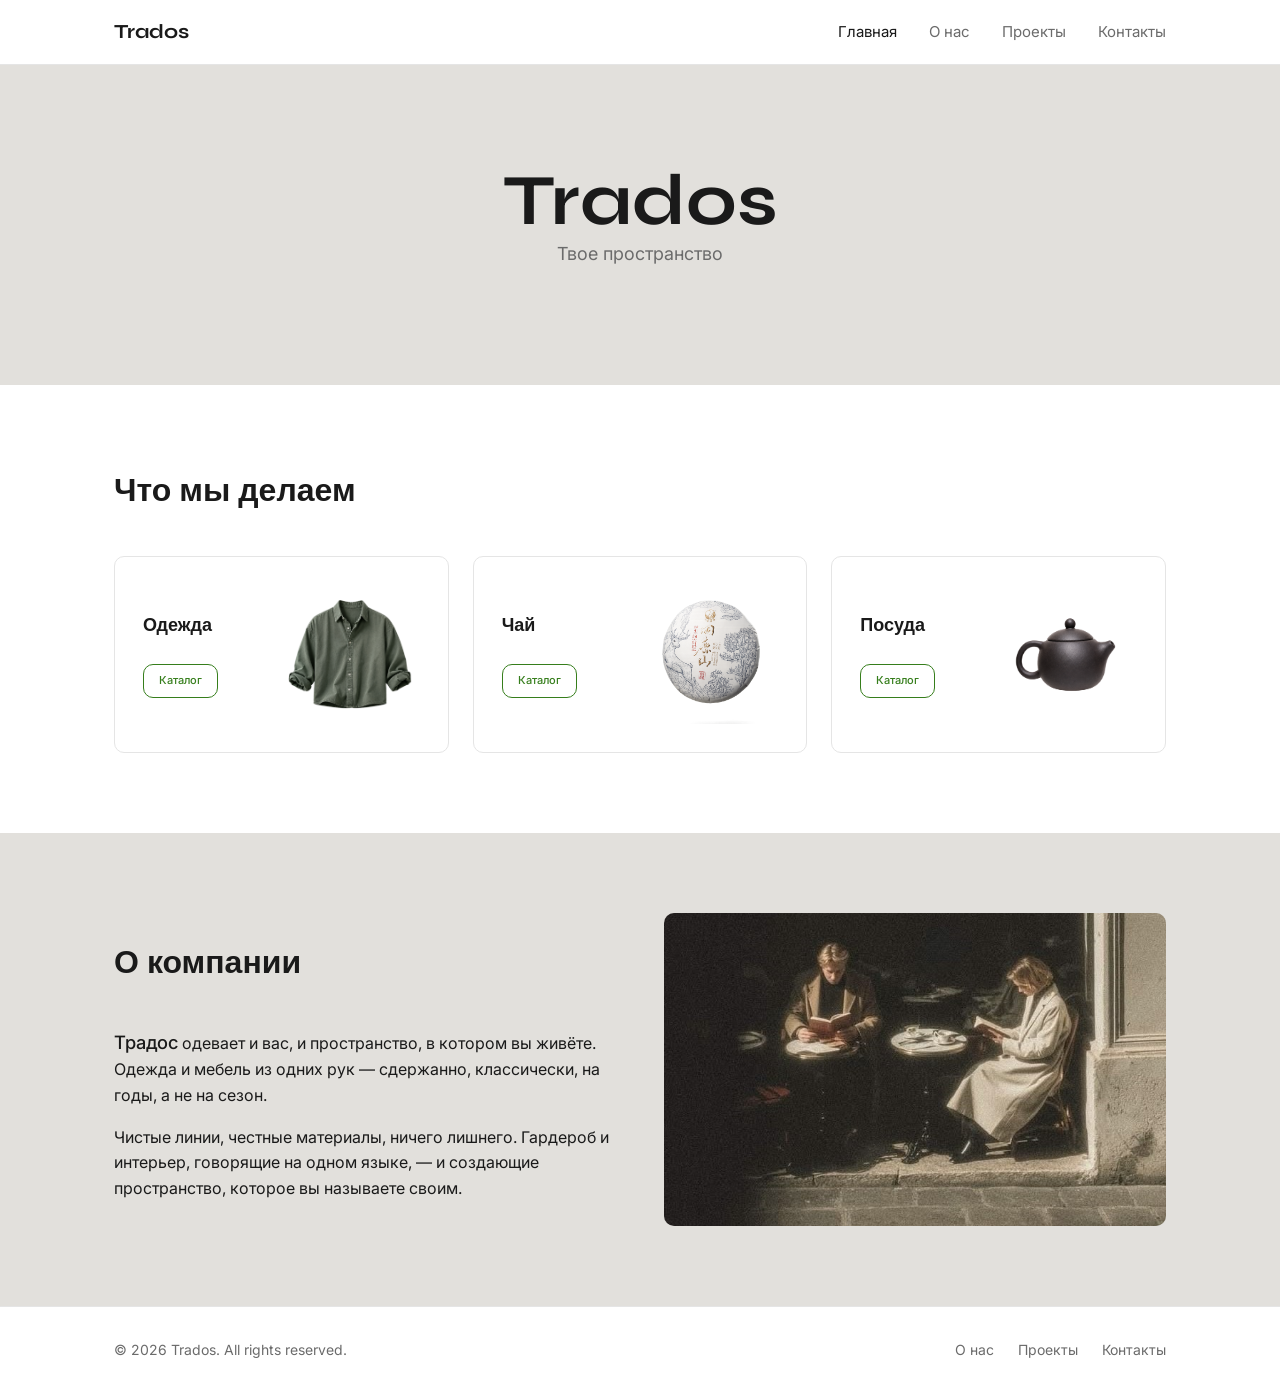
<file: index.html>
<!DOCTYPE html>
<html lang="ru">
<head>
  <meta charset="UTF-8">
  <meta name="viewport" content="width=device-width, initial-scale=1.0">
  <meta name="description" content="Trados — традос, одежда, чай, посуда">
  <title>Trados</title>

  <!-- Шрифты с Google Fonts -->
  <link rel="preconnect" href="https://fonts.googleapis.com">
  <link rel="preconnect" href="https://fonts.gstatic.com" crossorigin>
  <link href="https://fonts.googleapis.com/css2?family=Inter:wght@400;500;600&family=Syne:wght@700&display=swap" rel="stylesheet">

  <!-- Наш CSS файл -->
  <link rel="stylesheet" href="css/style.css">
</head>
<body>

  <!-- ========== ШАПКА ========== -->
  <header class="header">
    <div class="container">
      <a href="index.html" class="logo">Trados</a>
      <nav class="nav">
        <a href="index.html" class="nav__link nav__link--active">Главная</a>
        <a href="about.html" class="nav__link">О нас</a>
        <a href="projects.html" class="nav__link">Проекты</a>
        <a href="contact.html" class="nav__link">Контакты</a>
      </nav>
    </div>
  </header>

  <!-- ========== HERO — первый экран ========== -->
  <section class="hero">
    <div class="container">
      <h1 class="hero__title">Trados</h1>
      <p class="hero__subtitle">Твое пространство <!--Hot-tapping (fireless tapping) machines, 
         angular and ring/annular cutters.--> </p>
    </div>
  </section>

  <!-- ========== СЕКЦИЯ — О компании ========== -->


  <!-- ========== СЕКЦИЯ — Услуги / Преимущества ========== -->
  <section class="features">
    <div class="container">
      <h2 class="section-title">Что мы делаем</h2>
      <div class="features__grid">
        <div class="card">
          <div class="features_card_text">
            <h3 class="card__title">Одежда</h3>
            <p class="card__text"></p>
            <a href="wet.html" class="card__btn">Каталог</a>
          </div>
          <img src="images/wet01.png" alt="Fireless (cold) pipe-cutting machine (SM-307)">
        </div>
        <div class="card">
          <div class="features_card_text">
            <h3 class="card__title">Чай</h3>
            <p class="card__text"></p>
            <a href="Tea.html" class="card__btn">Каталог</a>
          </div>
          <img src="images/tea.png" alt="Услуга 2">
        </div>
        <div class="card">
          <div class="features_card_text">
            <h3 class="card__title">Посуда</h3>
            <p class="card__text"></p>
            <a href="furniture.html" class="card__btn">Каталог</a>
          </div>
          <img src="images/Yixing%20teapot.png" alt="Посуда">
        </div>
      </div>
    </div>
  </section>

  <section class="about">
    <div class="container">
      <div class="about__grid">
        <div class="about__text">
          <h2 class="section-title">О компании</h2>
          <p><span class="about__lead">Традос</span> одевает и вас, и пространство, в котором вы живёте. Одежда и мебель
             из одних рук — сдержанно, классически, на годы, а не на сезон.</p>
          <p>Чистые линии,
             честные материалы, ничего лишнего. Гардероб и интерьер, говорящие на одном
             языке, — и создающие пространство, которое вы называете своим.</p>
        </div>
        <div class="about__image">
          <img src="images/style02.jpg" alt="О компании BigTech">
        </div>
      </div>
    </div>
  </section>

  <!-- ========== ПОДВАЛ ========== -->
  <footer class="footer">
    <div class="container">
      <p>© 2026 Trados. All rights reserved.</p>
      <nav class="footer__nav">
        <a href="about.html">О нас</a>
        <a href="projects.html">Проекты</a>
        <a href="contact.html">Контакты</a>
      </nav>
    </div>
  </footer>

</body>
</html>
</file>
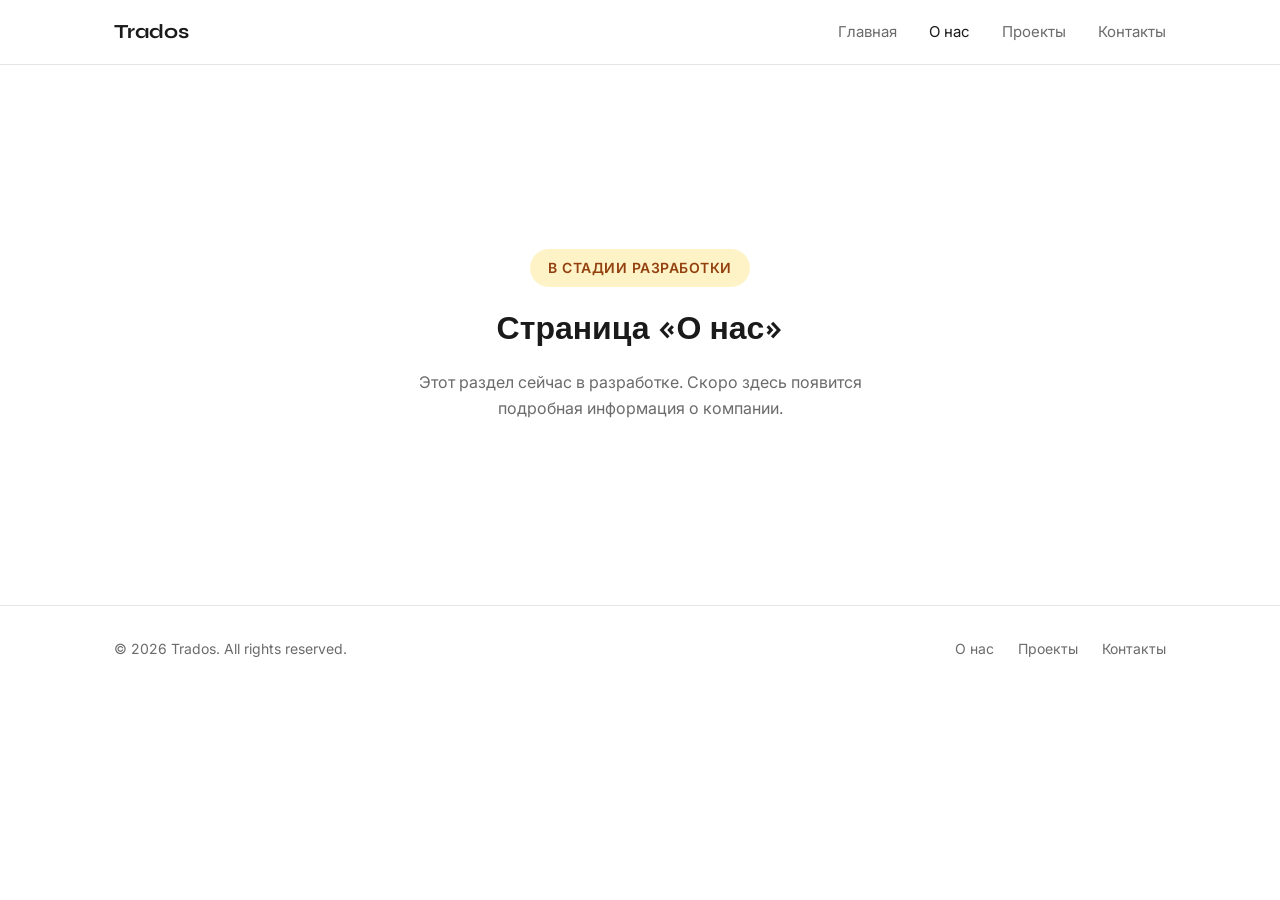
<file: about.html>
<!DOCTYPE html>
<html lang="ru">
<head>
  <meta charset="UTF-8">
  <meta name="viewport" content="width=device-width, initial-scale=1.0">
  <title>О нас — Trados</title>

  <!-- Шрифты с Google Fonts -->
  <link rel="preconnect" href="https://fonts.googleapis.com">
  <link rel="preconnect" href="https://fonts.gstatic.com" crossorigin>
  <link href="https://fonts.googleapis.com/css2?family=Inter:wght@400;500;600&family=Syne:wght@700&display=swap" rel="stylesheet">

  <!-- Наш CSS файл -->
  <link rel="stylesheet" href="css/style.css">
</head>
<body>

  <!-- ========== ШАПКА ========== -->
  <header class="header">
    <div class="container">
      <a href="index.html" class="logo">Trados</a>
      <nav class="nav">
        <a href="index.html" class="nav__link">Главная</a>
        <a href="about.html" class="nav__link nav__link--active">О нас</a>
        <a href="projects.html" class="nav__link">Проекты</a>
        <a href="contact.html" class="nav__link">Контакты</a>
      </nav>
    </div>
  </header>

  <!-- ========== ПЛАШКА «В РАЗРАБОТКЕ» ========== -->
  <main class="under-construction">
    <span class="under-construction__badge">В стадии разработки</span>
    <h1 class="under-construction__title">Страница «О нас»</h1>
    <p class="under-construction__text">
      Этот раздел сейчас в разработке. Скоро здесь появится подробная
      информация о компании.
    </p>
  </main>

  <!-- ========== ПОДВАЛ ========== -->
  <footer class="footer">
    <div class="container">
      <p>© 2026 Trados. All rights reserved.</p>
      <nav class="footer__nav">
        <a href="about.html">О нас</a>
        <a href="projects.html">Проекты</a>
        <a href="contact.html">Контакты</a>
      </nav>
    </div>
  </footer>

</body>
</html>
</file>
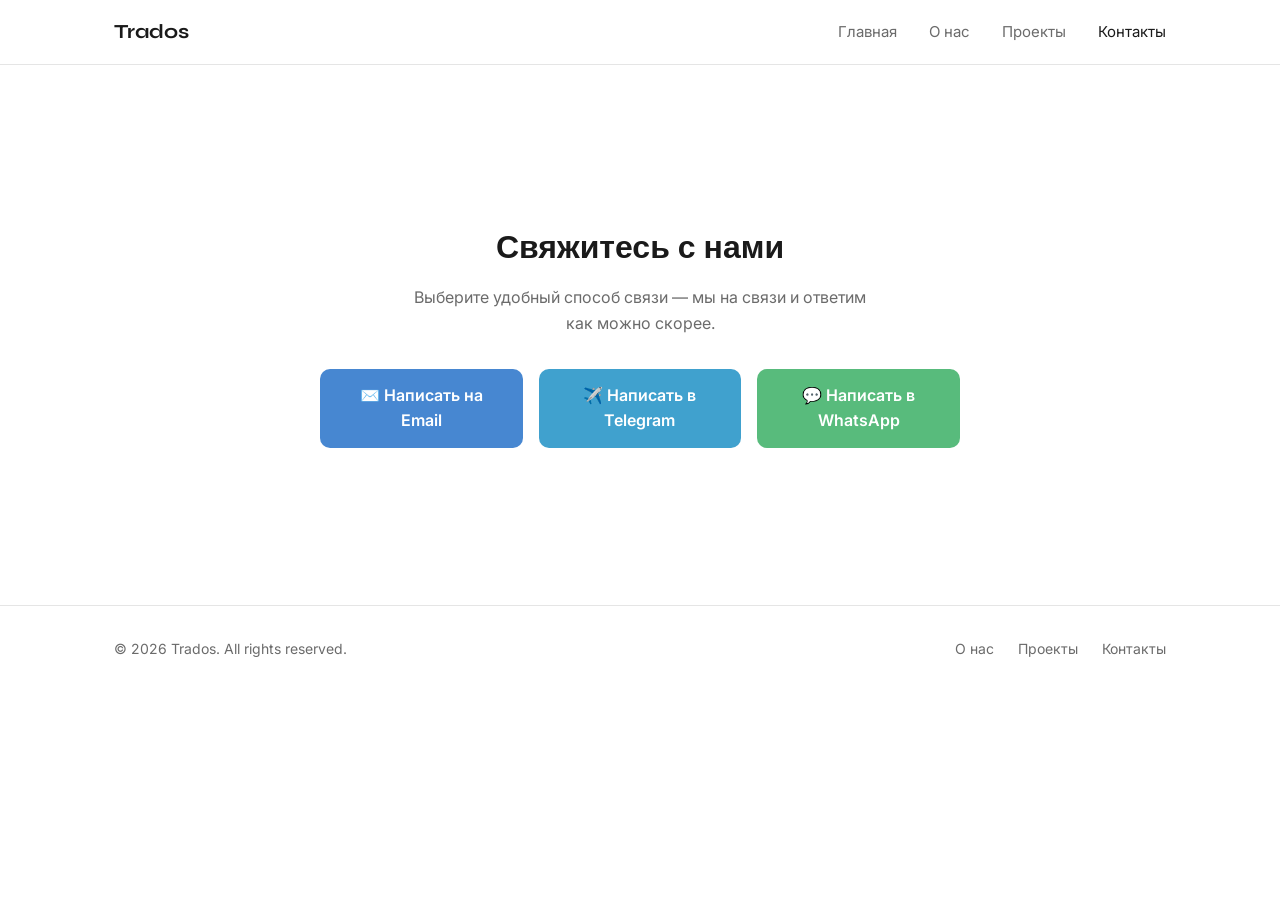
<file: contact.html>
<!DOCTYPE html>
<html lang="ru">
<head>
  <meta charset="UTF-8">
  <meta name="viewport" content="width=device-width, initial-scale=1.0">
  <title>Контакты — Trados</title>

  <!-- Шрифты с Google Fonts -->
  <link rel="preconnect" href="https://fonts.googleapis.com">
  <link rel="preconnect" href="https://fonts.gstatic.com" crossorigin>
  <link href="https://fonts.googleapis.com/css2?family=Inter:wght@400;500;600&family=Syne:wght@700&display=swap" rel="stylesheet">

  <!-- Наш CSS файл -->
  <link rel="stylesheet" href="css/style.css">
</head>
<body>

  <!-- ========== ШАПКА ========== -->
  <header class="header">
    <div class="container">
      <a href="index.html" class="logo">Trados</a>
      <nav class="nav">
        <a href="index.html" class="nav__link">Главная</a>
        <a href="about.html" class="nav__link">О нас</a>
        <a href="projects.html" class="nav__link">Проекты</a>
        <a href="contact.html" class="nav__link nav__link--active">Контакты</a>
      </nav>
    </div>
  </header>

  <!-- ========== КОНТАКТЫ ========== -->
  <main class="contact">
    <h1 class="contact__title">Свяжитесь с нами</h1>
    <p class="contact__text">Выберите удобный способ связи — мы на связи и ответим как можно скорее.</p>

    <!-- Сюда скрипт подставит выбранный товар (по умолчанию скрыто) -->
    <p class="contact__order" id="order-note" style="display: none;"></p>

    <div class="contact_grid">
      <!-- EMAIL (Gmail): замените адрес в to= на свой -->
      <a class="contact-btn contact-btn--email" id="btn-email"
        href="https://mail.google.com/mail/?view=cm&fs=1&to=614000@mail.ru&su=Обращение%20с%20сайта%20Trados&body=Здравствуйте!"
        target="_blank" rel="noopener">
        ✉️ Написать на Email
      </a>

      <!-- TELEGRAM: замените username на свой (без @) -->
      <a class="contact-btn contact-btn--telegram" id="btn-telegram"
        href="https://t.me/ooonrsp" target="_blank" rel="noopener">
        ✈️ Написать в Telegram
      </a>

      <!-- WHATSAPP: замените номер (только цифры, с кодом страны, без + и пробелов) -->
      <a class="contact-btn contact-btn--whatsapp" id="btn-whatsapp"
        href="https://wa.me/79028331795?text=Здравствуйте!%20Пишу%20с%20сайта%20Trados."
        target="_blank" rel="noopener">
        💬 Написать в WhatsApp
      </a>
    </div>
  </main>

  <!-- ========== ПОДВАЛ ========== -->
  <footer class="footer">
    <div class="container">
      <p>© 2026 Trados. All rights reserved.</p>
      <nav class="footer__nav">
        <a href="about.html">О нас</a>
        <a href="projects.html">Проекты</a>
        <a href="contact.html">Контакты</a>
      </nav>
    </div>
  </footer>

  <!-- Скрипт: подставляет выбранный товар в кнопки связи -->
  <script src="js/main.js"></script>
</body>
</html>
</file>
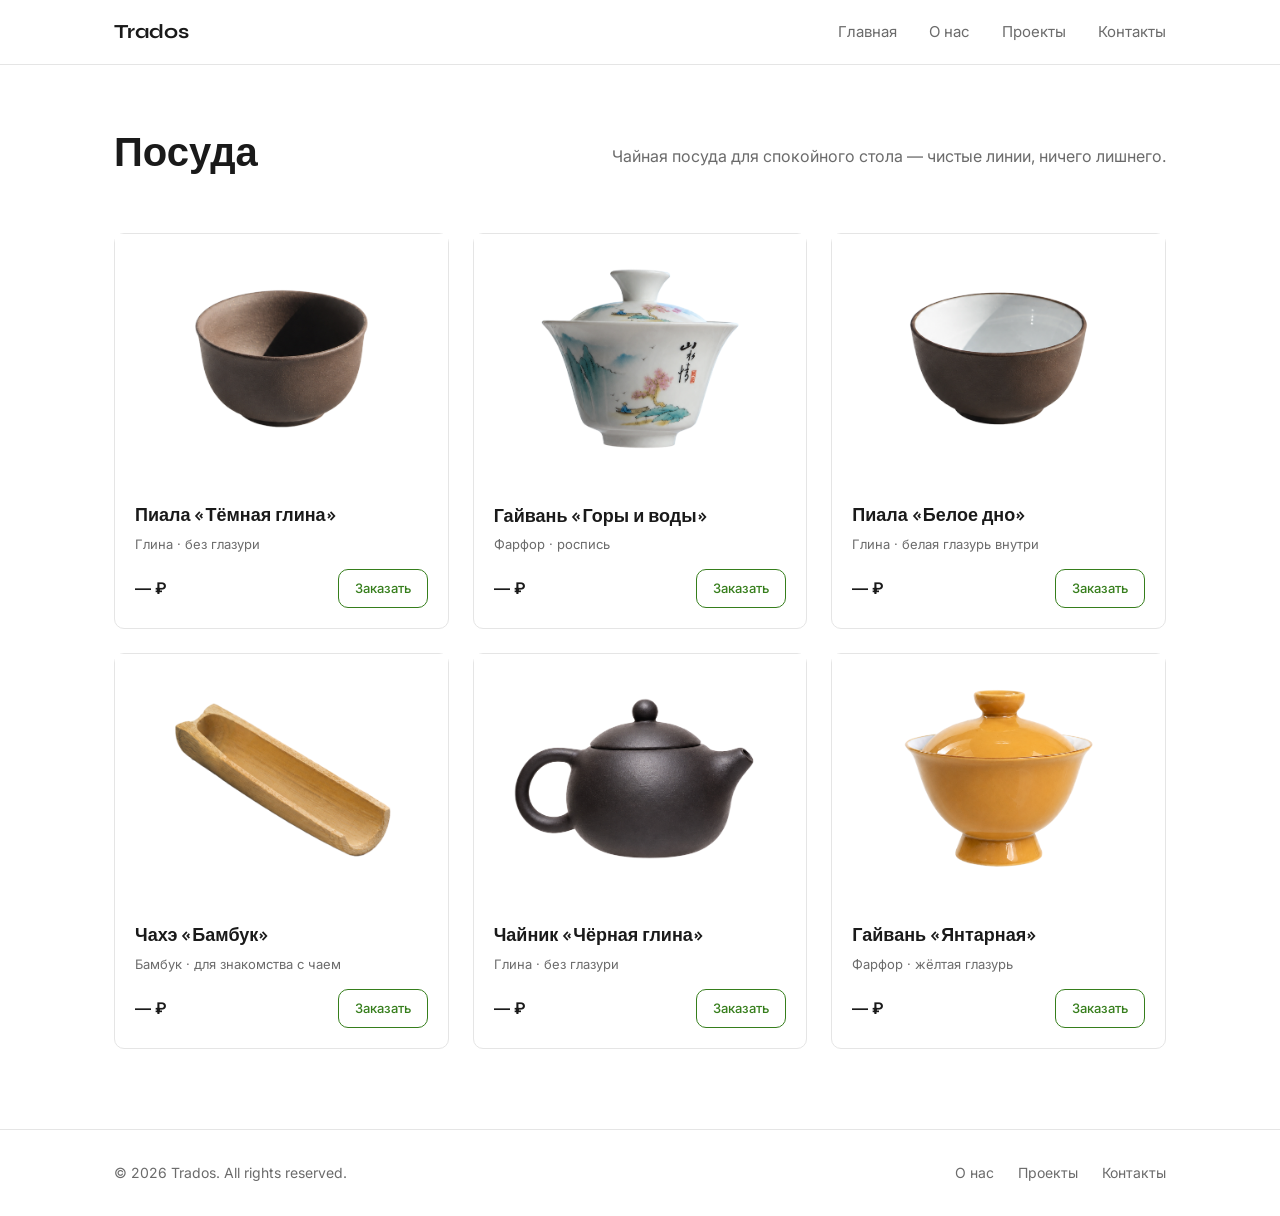
<file: furniture.html>
<!DOCTYPE html>
<html lang="ru">
<head>
  <meta charset="UTF-8">
  <meta name="viewport" content="width=device-width, initial-scale=1.0">
  <meta name="description" content="Каталог посуды Trados — сдержанно, классически, на годы">
  <title>Посуда — Trados</title>

  <!-- Шрифты с Google Fonts -->
  <link rel="preconnect" href="https://fonts.googleapis.com">
  <link rel="preconnect" href="https://fonts.gstatic.com" crossorigin>
  <link href="https://fonts.googleapis.com/css2?family=Inter:wght@400;500;600&family=Syne:wght@700&display=swap" rel="stylesheet">

  <!-- Наш CSS файл -->
  <link rel="stylesheet" href="css/style.css">
</head>
<body>

  <!-- ========== ШАПКА ========== -->
  <header class="header">
    <div class="container">
      <a href="index.html" class="logo">Trados</a>
      <nav class="nav">
        <a href="index.html" class="nav__link">Главная</a>
        <a href="about.html" class="nav__link">О нас</a>
        <a href="projects.html" class="nav__link">Проекты</a>
        <a href="contact.html" class="nav__link">Контакты</a>
      </nav>
    </div>
  </header>

  <!-- ========== КАТАЛОГ ПОСУДЫ ========== -->
  <section class="catalog">
    <div class="container">

      <div class="catalog__head">
        <h1 class="catalog__title">Посуда</h1>
        <p class="catalog__subtitle">Чайная посуда для спокойного стола — чистые линии, ничего лишнего.</p>
      </div>

      <div class="catalog__grid">

        <!-- Товар -->
        <article class="product">
          <div class="product__media">
            <img src="images/tea%20bowl%20dark%20clay.png" alt="Пиала из тёмной глины">
          </div>
          <div class="product__body">
            <h3 class="product__name">Пиала «Тёмная глина»</h3>
            <p class="product__tag">Глина · без глазури</p>
            <div class="product__footer">
              <span class="product__price">— ₽</span>
              <a href="contact.html" class="product__btn">Заказать</a>
            </div>
          </div>
        </article>

        <!-- Товар -->
        <article class="product">
          <div class="product__media">
            <img src="images/painted%20gaiwan.png" alt="Фарфоровая гайвань с росписью">
          </div>
          <div class="product__body">
            <h3 class="product__name">Гайвань «Горы и воды»</h3>
            <p class="product__tag">Фарфор ·  роспись</p>
            <div class="product__footer">
              <span class="product__price">— ₽</span>
              <a href="contact.html" class="product__btn">Заказать</a>
            </div>
          </div>
        </article>

        <!-- Товар -->
        <article class="product">
          <div class="product__media">
            <img src="images/clay%20Glazed%20bowl.png" alt="Пиала с белой глазурью внутри">
          </div>
          <div class="product__body">
            <h3 class="product__name">Пиала «Белое дно»</h3>
            <p class="product__tag">Глина · белая глазурь внутри</p>
            <div class="product__footer">
              <span class="product__price">— ₽</span>
              <a href="contact.html" class="product__btn">Заказать</a>
            </div>
          </div>
        </article>

        <!-- Товар -->
        <article class="product">
          <div class="product__media">
            <img src="images/bamboo%20cha%20he.png" alt="Бамбуковый чахэ для знакомства с чаем">
          </div>
          <div class="product__body">
            <h3 class="product__name">Чахэ «Бамбук»</h3>
            <p class="product__tag">Бамбук · для знакомства с чаем</p>
            <div class="product__footer">
              <span class="product__price">— ₽</span>
              <a href="contact.html" class="product__btn">Заказать</a>
            </div>
          </div>
        </article>

        <!-- Товар -->
        <article class="product">
          <div class="product__media">
            <img src="images/Yixing%20teapot.png" alt="Чайник из тёмной глины">
          </div>
          <div class="product__body">
            <h3 class="product__name">Чайник «Чёрная глина»</h3>
            <p class="product__tag">Глина · без глазури</p>
            <div class="product__footer">
              <span class="product__price">— ₽</span>
              <a href="contact.html" class="product__btn">Заказать</a>
            </div>
          </div>
        </article>

        <!-- Товар -->
        <article class="product">
          <div class="product__media">
            <img src="images/Orange%20gaiwan.png" alt="Гайвань с жёлтой глазурью">
          </div>
          <div class="product__body">
            <h3 class="product__name">Гайвань «Янтарная»</h3>
            <p class="product__tag">Фарфор · жёлтая глазурь</p>
            <div class="product__footer">
              <span class="product__price">— ₽</span>
              <a href="contact.html" class="product__btn">Заказать</a>
            </div>
          </div>
        </article>

        <!-- ШАБЛОН НОВОГО ТОВАРА — скопируй блок ниже, вставь картинку в папку images/
             и замени название/тег/цену.
        <article class="product">
          <div class="product__media">
            <img src="images/ФАЙЛ.png" alt="Название">
          </div>
          <div class="product__body">
            <h3 class="product__name">Название</h3>
            <p class="product__tag">Тип · материал</p>
            <div class="product__footer">
              <span class="product__price">0000 ₽</span>
              <a href="contact.html" class="product__btn">Заказать</a>
            </div>
          </div>
        </article>
        -->

      </div>
    </div>
  </section>

  <!-- ========== ПОДВАЛ ========== -->
  <footer class="footer">
    <div class="container">
      <p>© 2026 Trados. All rights reserved.</p>
      <nav class="footer__nav">
        <a href="about.html">О нас</a>
        <a href="projects.html">Проекты</a>
        <a href="contact.html">Контакты</a>
      </nav>
    </div>
  </footer>

  <!-- Скрипт: прошивает название товара в кнопку «Заказать» -->
  <script src="js/main.js"></script>
</body>
</html>
</file>
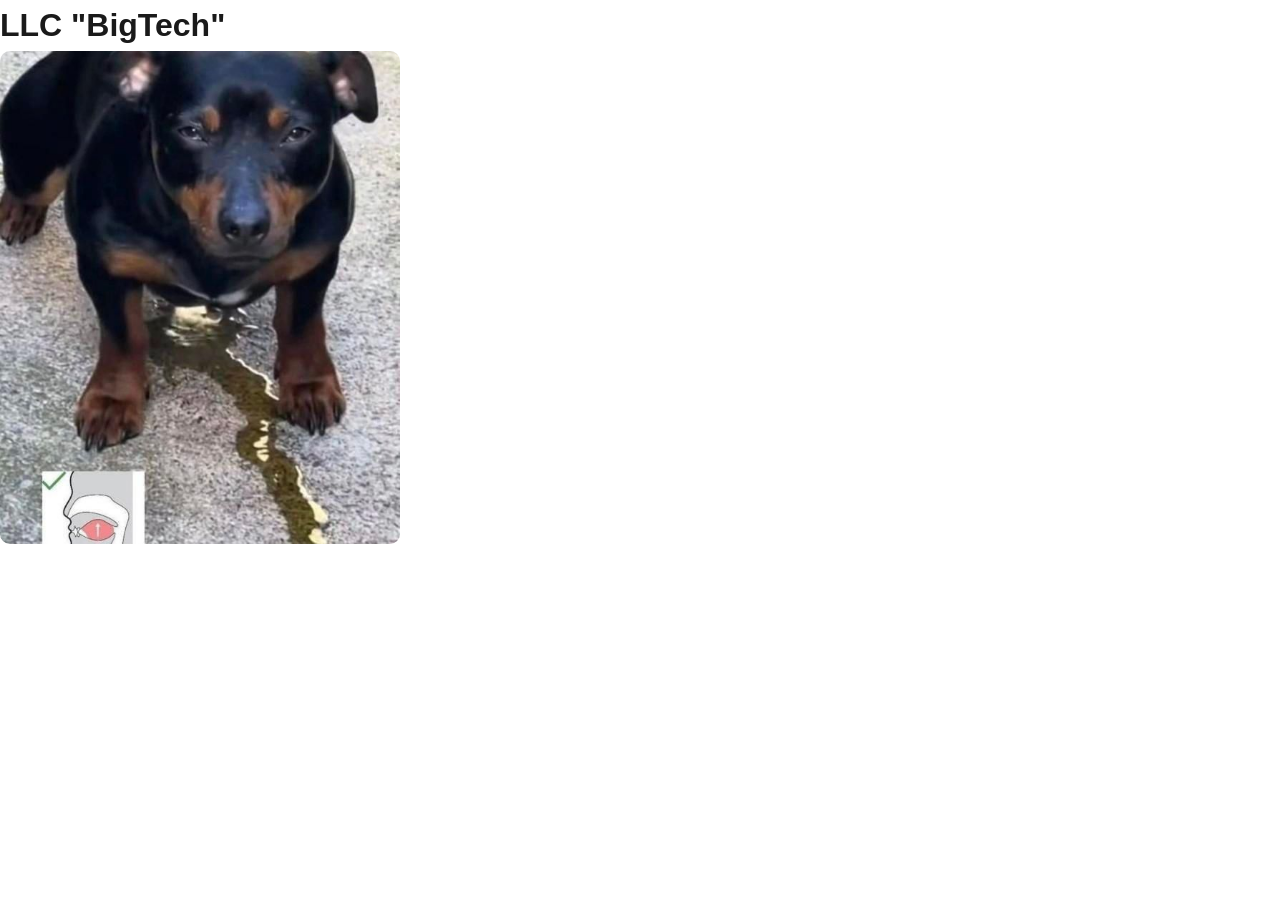
<file: index01.html>
<!DOCTYPE html>
<html lang="ru">
<head>
  <meta charset="UTF-8">
  <meta name="viewport" content="width=device-width, initial-scale=1.0">
  <title>Главная</title>
  <link rel="stylesheet" href="css/style.css">
</head>
<body>
  
  <h1>LLC "BigTech"</h1>
  <img src="images/photo.jpg" alt="Фото" width="400">

</body>
</html>
</file>
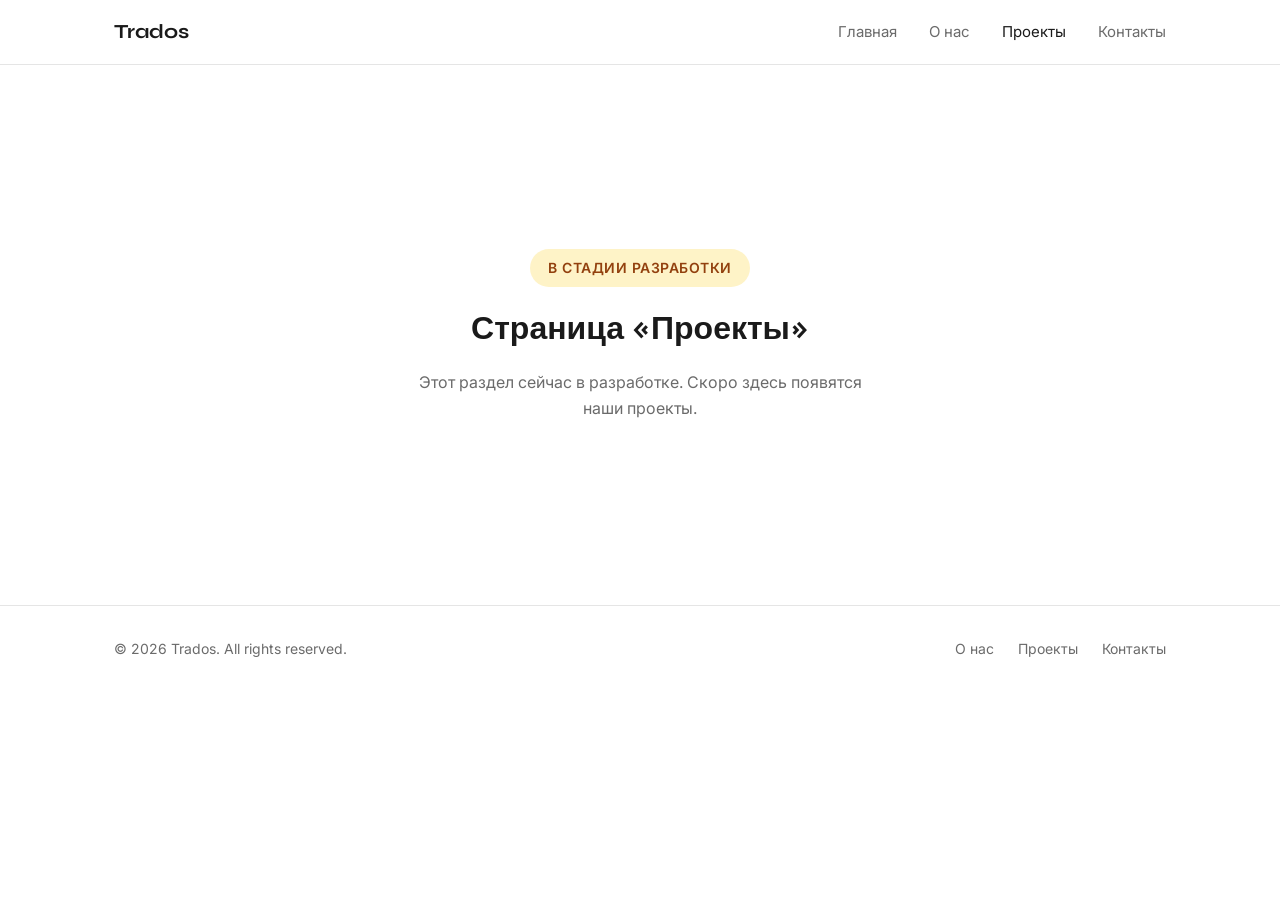
<file: projects.html>
<!DOCTYPE html>
<html lang="ru">
<head>
  <meta charset="UTF-8">
  <meta name="viewport" content="width=device-width, initial-scale=1.0">
  <title>Проекты — Trados</title>

  <!-- Шрифты с Google Fonts -->
  <link rel="preconnect" href="https://fonts.googleapis.com">
  <link rel="preconnect" href="https://fonts.gstatic.com" crossorigin>
  <link href="https://fonts.googleapis.com/css2?family=Inter:wght@400;500;600&family=Syne:wght@700&display=swap" rel="stylesheet">

  <!-- Наш CSS файл -->
  <link rel="stylesheet" href="css/style.css">
</head>
<body>

  <!-- ========== ШАПКА ========== -->
  <header class="header">
    <div class="container">
      <a href="index.html" class="logo">Trados</a>
      <nav class="nav">
        <a href="index.html" class="nav__link">Главная</a>
        <a href="about.html" class="nav__link">О нас</a>
        <a href="projects.html" class="nav__link nav__link--active">Проекты</a>
        <a href="contact.html" class="nav__link">Контакты</a>
      </nav>
    </div>
  </header>

  <!-- ========== ПЛАШКА «В РАЗРАБОТКЕ» ========== -->
  <main class="under-construction">
    <span class="under-construction__badge">В стадии разработки</span>
    <h1 class="under-construction__title">Страница «Проекты»</h1>
    <p class="under-construction__text">
      Этот раздел сейчас в разработке. Скоро здесь появятся 
      наши проекты. 
    </p>
  </main>

  <!-- ========== ПОДВАЛ ========== -->
  <footer class="footer">
    <div class="container">
      <p>© 2026 Trados. All rights reserved.</p>
      <nav class="footer__nav">
        <a href="about.html">О нас</a>
        <a href="projects.html">Проекты</a>
        <a href="contact.html">Контакты</a>
      </nav>
    </div>
  </footer>

</body>
</html>
</file>
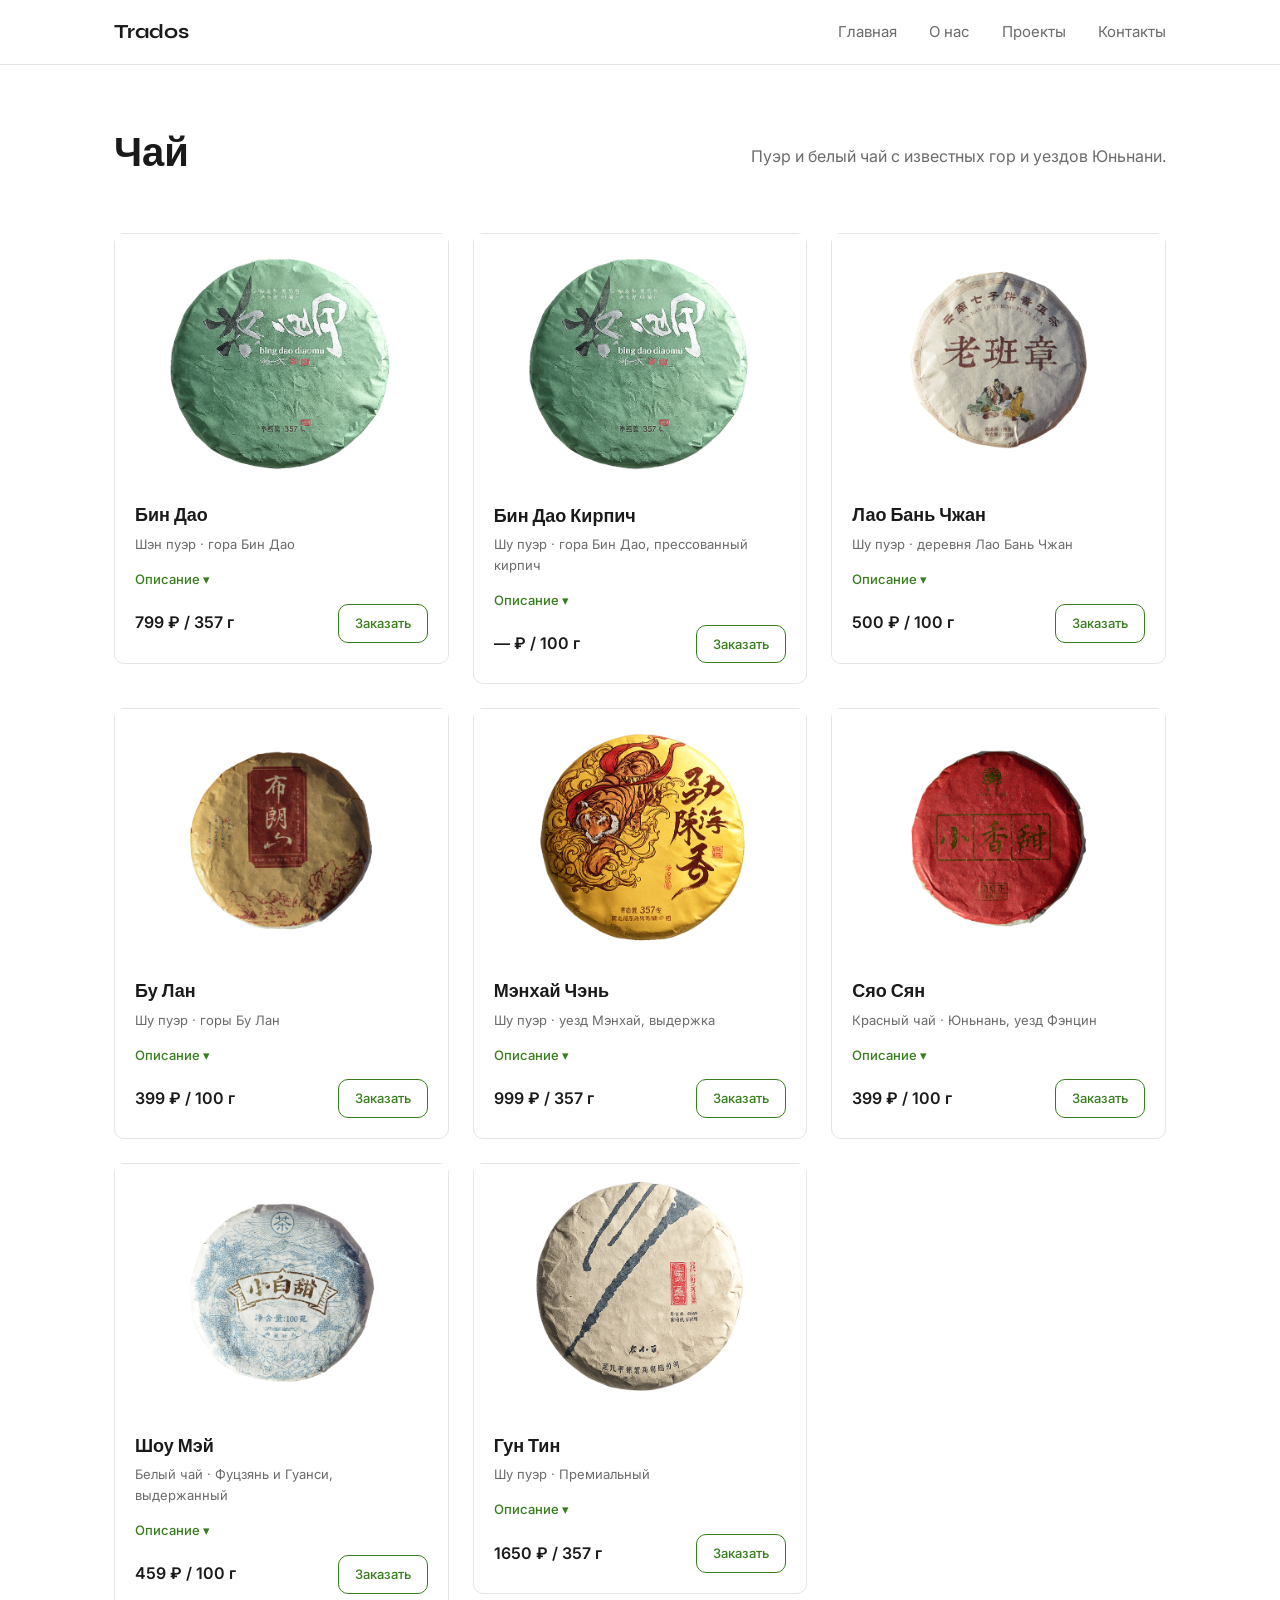
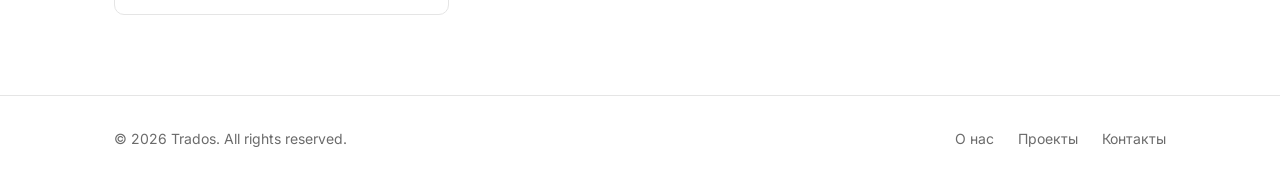
<file: Tea.html>
<!DOCTYPE html>
<html lang="ru">
<head>
  <meta charset="UTF-8">
  <meta name="viewport" content="width=device-width, initial-scale=1.0">
  <meta name="description" content="Каталог чая Trados — шэн и шу пуэр, белый чай">
  <title>Чай — Trados</title>

  <!-- Шрифты с Google Fonts -->
  <link rel="preconnect" href="https://fonts.googleapis.com">
  <link rel="preconnect" href="https://fonts.gstatic.com" crossorigin>
  <link href="https://fonts.googleapis.com/css2?family=Inter:wght@400;500;600&family=Syne:wght@700&display=swap" rel="stylesheet">

  <!-- Наш CSS файл -->
  <link rel="stylesheet" href="css/style.css">
</head>
<body>

  <!-- ========== ШАПКА ========== -->
  <header class="header">
    <div class="container">
      <a href="index.html" class="logo">Trados</a>
      <nav class="nav">
        <a href="index.html" class="nav__link">Главная</a>
        <a href="about.html" class="nav__link">О нас</a>
        <a href="projects.html" class="nav__link">Проекты</a>
        <a href="contact.html" class="nav__link">Контакты</a>
      </nav>
    </div>
  </header>

  <!-- ========== КАТАЛОГ ЧАЯ ========== -->
  <section class="catalog">
    <div class="container">

      <div class="catalog__head">
        <h1 class="catalog__title">Чай</h1>
        <p class="catalog__subtitle">Пуэр и белый чай с известных гор и уездов Юньнани.</p>
      </div>

      <div class="catalog__grid">

        <!-- Товар -->
        <article class="product">
          <div class="product__media">
            <img src="images/Bing%20Dao.png" alt="Чай Бин Дао">
          </div>
          <div class="product__body">
            <h3 class="product__name">Бин Дао</h3>
            <p class="product__tag">Шэн пуэр · гора Бин Дао</p>

            <!-- Описание: свёрнуто, раскрывается по клику -->
            <details class="product__more">
              <summary>Описание</summary>
              <p>Цяо Му, 2021 год. Листья собраны в районе Линьцан, провинция Юньнань.
                 Молодой шен с глубиной и энергией, подходит для дальнейшей выдержки.</p>
              <p><b>Аромат:</b> сухофрукты с копчёной ноткой, тон орхидеи.</p>
              <p><b>Вкус:</b> насыщенный, со сладостью горного сахара и яркими нотами
                 копчёного чернослива, богатое послевкусие.</p>
              <p><b>Настой:</b> золотисто-оранжевый.</p>
            </details>

            <div class="product__footer">
              <span class="product__price">799 ₽ / 357 г</span>
              <a href="contact.html" class="product__btn">Заказать</a>
            </div>
          </div>
        </article>

        <!-- Товар -->
        <article class="product">
          <div class="product__media">
            <!-- ВРЕМЕННОЕ ФОТО: здесь стоит снимок шэна Бин Дао.
                 Замени на фото кирпича, когда оно появится. -->
            <img src="images/Bing%20Dao.png" alt="Чай Бин Дао кирпич">
          </div>
          <div class="product__body">
            <h3 class="product__name">Бин Дао Кирпич</h3>
            <p class="product__tag">Шу пуэр · гора Бин Дао, прессованный кирпич</p>

            <!-- Описание: свёрнуто, раскрывается по клику -->
            <details class="product__more">
              <summary>Описание</summary>
              <p>Прессованный листовой тёмный чай, 2021 год.
                 Произведён в провинции Юньнань.</p>
              <p><b>Аромат:</b> сладковатый.</p>
              <p><b>Вкус:</b> с оттенками ореха, кедра и гвоздики.</p>
            </details>

            <div class="product__footer">
              <span class="product__price">— ₽ / 100 г</span>
              <a href="contact.html" class="product__btn">Заказать</a>
            </div>
          </div>
        </article>

        <!-- Товар -->
        <article class="product">
          <div class="product__media">
            <img src="images/Lao_Ban.png" alt="Чай Лао Бань Чжан">
          </div>
          <div class="product__body">
            <h3 class="product__name">Лао Бань Чжан</h3>
            <p class="product__tag">Шу пуэр · деревня Лао Бань Чжан</p>

            <!-- Описание: свёрнуто, раскрывается по клику -->
            <details class="product__more">
              <summary>Описание</summary>
              <p>Прессованный пуэр, 2019 год. Собран и изготовлен в провинции Юньнань.</p>
              <p><b>Аромат:</b> землистый, со сладковатыми фруктовыми нотками.</p>
              <p><b>Вкус:</b> черносливовый с ореховыми оттенками, послевкусие — горький шоколад.</p>
              <p><b>Настой:</b> тёмно-коричневый, плотный, маслянистый.</p>
            </details>

            <div class="product__footer">
              <span class="product__price">500 ₽ / 100 г</span>
              <a href="contact.html" class="product__btn">Заказать</a>
            </div>
          </div>
        </article>

        <!-- Товар -->
        <article class="product">
          <div class="product__media">
            <img src="images/Bu_Lang.png" alt="Чай Бу Лан">
          </div>
          <div class="product__body">
            <h3 class="product__name">Бу Лан</h3>
            <p class="product__tag">Шу пуэр · горы Бу Лан</p>

            <!-- Описание: свёрнуто, раскрывается по клику -->
            <details class="product__more">
              <summary>Описание</summary>
              <p>Выдержанный чай из провинции Юньнань, 2020 год.</p>
              <p><b>Аромат:</b> классический древесно-земляной, немного чернослива.</p>
              <p><b>Вкус:</b> многослойный, плотный, с древесными и ореховыми нотками
                 и ароматом сырых листьев в осеннем лесу.</p>
              <p><b>Настой:</b> тёмно-бордовый.</p>
            </details>

            <div class="product__footer">
              <span class="product__price">399 ₽ / 100 г</span>
              <a href="contact.html" class="product__btn">Заказать</a>
            </div>
          </div>
        </article>

        <!-- Товар -->
        <article class="product">
          <div class="product__media">
            <img src="images/Menghai_Chen.png" alt="Чай Мэнхай">
          </div>
          <div class="product__body">
            <h3 class="product__name">Мэнхай Чэнь</h3>
            <p class="product__tag">Шу пуэр · уезд Мэнхай, выдержка</p>

            <!-- Описание: свёрнуто, раскрывается по клику -->
            <details class="product__more">
              <summary>Описание</summary>
              <p>Чэнь Сян, 2019 год.</p>
              <p><b>Аромат:</b> древесно-травянистый с оттенком жареного грецкого ореха и специй.</p>
              <p><b>Вкус:</b> древесно-ореховый с нотками шоколада, фиников, душистого перца.</p>
              <p><b>Послевкусие:</b> объёмное, сладковатое.</p>
            </details>

            <div class="product__footer">
              <span class="product__price">999 ₽ / 357 г</span>
              <a href="contact.html" class="product__btn">Заказать</a>
            </div>
          </div>
        </article>

        <!-- Товар -->
        <article class="product">
          <div class="product__media">
            <img src="images/Xiao_Xiang.png" alt="Чай Сяо Сян">
          </div>
          <div class="product__body">
            <h3 class="product__name">Сяо Сян</h3>
            <p class="product__tag">Красный чай · Юньнань, уезд Фэнцин</p>

            <!-- Описание: свёрнуто, раскрывается по клику -->
            <details class="product__more">
              <summary>Описание</summary>
              <p>Шайхун — высушен на солнце, 2025 год. Такая сушка сохраняет ферментативные
                 процессы, и чай продолжает меняться со временем. Сделан из молодых листьев
                 с большим количеством почек — отсюда мягкость напитка.</p>
              <p><b>Аромат:</b> нежный, сладкий, с цветочными, фруктовыми, кондитерскими
                 и пшеничными нотками.</p>
              <p><b>Вкус:</b> сладковатый, сбалансированный, насыщенный, с хлебными
                 и цветочными оттенками; ноты печёных фруктов, мёда и шоколада.</p>
            </details>

            <div class="product__footer">
              <span class="product__price">399 ₽ / 100 г</span>
              <a href="contact.html" class="product__btn">Заказать</a>
            </div>
          </div>
        </article>

        <!-- Товар -->
        <article class="product">
          <div class="product__media">
            <img src="images/shou_mei.png" alt="Чай Шоу Мэй">
          </div>
          <div class="product__body">
            <h3 class="product__name">Шоу Мэй</h3>
            <p class="product__tag">Белый чай · Фуцзянь и Гуанси, выдержанный</p>

            <!-- Описание: свёрнуто, раскрывается по клику -->
            <details class="product__more">
              <summary>Описание</summary>
              <p>Сяо Бай Тянь, 2021 год. Крупнолистовой, неферментированный.</p>
              <p><b>Аромат:</b> яркие цветочно-медовые тона с лёгкими нотами фруктов и трав,
                 отчётливое сливочное послевкусие.</p>
              <p><b>Вкус:</b> сладкий, с лёгкой горчинкой при длительном настаивании.</p>
              <p><b>Эффект:</b> освежает, утоляет жажду, бодрит.</p>
            </details>

            <div class="product__footer">
              <span class="product__price">459 ₽ / 100 г</span>
              <a href="contact.html" class="product__btn">Заказать</a>
            </div>
          </div>
        </article>

        <article class="product">
          <div class="product__media">
            <img src="images/Gong Ting.png" alt="Чай Гун Тин">
          </div>
          <div class="product__body">
            <h3 class="product__name">Гун Тин</h3>
            <p class="product__tag">Шу пуэр · Премиальный</p>

            <!-- Описание: свёрнуто, раскрывается по клику -->
            <details class="product__more">
              <summary>Описание</summary>
              <p>Лан Сян, 2018 год. Сырьё — мелкие почки с молодых кустов,
                 место сбора Мэнхай, фабрика Тянь Ань.</p>
              <p><b>Аромат:</b> приятный, ненавязчивый, камфорного дерева.</p>
              <p><b>Вкус:</b> маслянистый, с нотами чернослива и грецкого ореха.</p>
              <p><b>Настой:</b> красно-бордовый, плотный.</p>
            </details>

            <div class="product__footer">
              <span class="product__price">1650 ₽ / 357 г</span>
              <a href="contact.html" class="product__btn">Заказать</a>
            </div>
          </div>
        </article>

        <!-- ШАБЛОН НОВОГО ТОВАРА — скопируй блок ниже, вставь картинку в папку images/
             и замени название/тег/цену.
        <article class="product">
          <div class="product__media">
            <img src="images/ФАЙЛ.png" alt="Название чая">
          </div>
          <div class="product__body">
            <h3 class="product__name">Название</h3>
            <p class="product__tag">Тип · происхождение</p>

            <details class="product__more">
              <summary>Описание</summary>
              <p>Общая строка: год, место сбора.</p>
              <p><b>Аромат:</b> ...</p>
              <p><b>Вкус:</b> ...</p>
              <p><b>Настой:</b> ...</p>
            </details>

            <div class="product__footer">
              <span class="product__price">0000 ₽ / 100 г</span>
              <a href="contact.html" class="product__btn">Заказать</a>
            </div>
          </div>
        </article>
        -->

      </div>
    </div>
  </section>

  <!-- ========== ПОДВАЛ ========== -->
  <footer class="footer">
    <div class="container">
      <p>© 2026 Trados. All rights reserved.</p>
      <nav class="footer__nav">
        <a href="about.html">О нас</a>
        <a href="projects.html">Проекты</a>
        <a href="contact.html">Контакты</a>
      </nav>
    </div>
  </footer>

  <!-- Скрипт: прошивает название товара в кнопку «Заказать» -->
  <script src="js/main.js"></script>
</body>
</html>
</file>
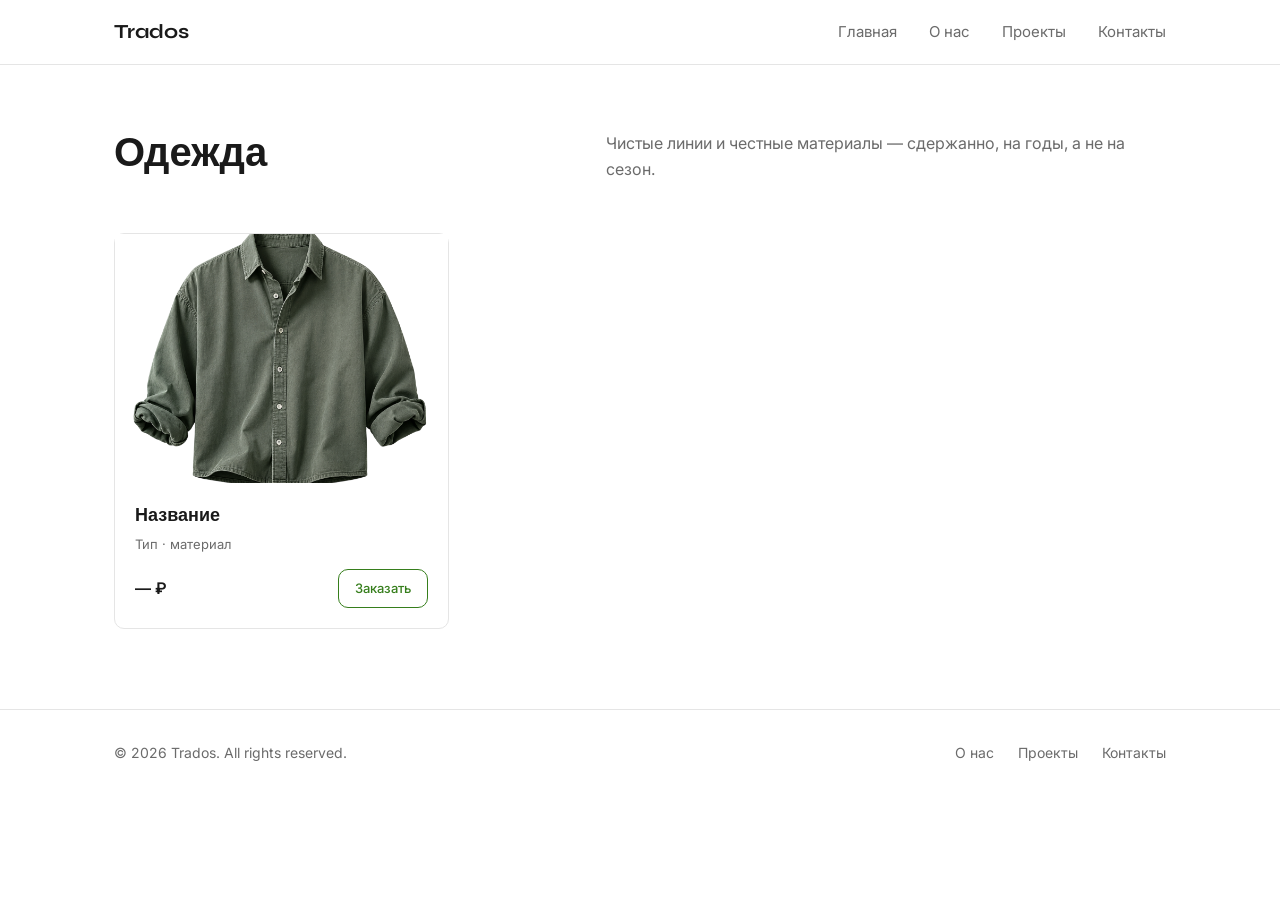
<file: wet.html>
<!DOCTYPE html>
<html lang="ru">
<head>
  <meta charset="UTF-8">
  <meta name="viewport" content="width=device-width, initial-scale=1.0">
  <meta name="description" content="Каталог одежды Trados — сдержанно, классически, на годы">
  <title>Одежда — Trados</title>

  <!-- Шрифты с Google Fonts -->
  <link rel="preconnect" href="https://fonts.googleapis.com">
  <link rel="preconnect" href="https://fonts.gstatic.com" crossorigin>
  <link href="https://fonts.googleapis.com/css2?family=Inter:wght@400;500;600&family=Syne:wght@700&display=swap" rel="stylesheet">

  <!-- Наш CSS файл -->
  <link rel="stylesheet" href="css/style.css">
</head>
<body>

  <!-- ========== ШАПКА ========== -->
  <header class="header">
    <div class="container">
      <a href="index.html" class="logo">Trados</a>
      <nav class="nav">
        <a href="index.html" class="nav__link">Главная</a>
        <a href="about.html" class="nav__link">О нас</a>
        <a href="projects.html" class="nav__link">Проекты</a>
        <a href="contact.html" class="nav__link">Контакты</a>
      </nav>
    </div>
  </header>

  <!-- ========== КАТАЛОГ ОДЕЖДЫ ========== -->
  <section class="catalog">
    <div class="container">

      <div class="catalog__head">
        <h1 class="catalog__title">Одежда</h1>
        <p class="catalog__subtitle">Чистые линии и честные материалы — сдержанно, на годы, а не на сезон.</p>
      </div>

      <div class="catalog__grid">

        <!-- Товар -->
        <article class="product">
          <div class="product__media">
            <img src="images/wet01.png" alt="Одежда Trados">
          </div>
          <div class="product__body">
            <h3 class="product__name">Название</h3>
            <p class="product__tag">Тип · материал</p>
            <div class="product__footer">
              <span class="product__price">— ₽</span>
              <a href="contact.html" class="product__btn">Заказать</a>
            </div>
          </div>
        </article>

        <!-- ШАБЛОН НОВОГО ТОВАРА — скопируй блок ниже, вставь картинку в папку images/
             и замени название/тег/цену.
        <article class="product">
          <div class="product__media">
            <img src="images/ФАЙЛ.png" alt="Название">
          </div>
          <div class="product__body">
            <h3 class="product__name">Название</h3>
            <p class="product__tag">Тип · материал</p>
            <div class="product__footer">
              <span class="product__price">0000 ₽</span>
              <a href="contact.html" class="product__btn">Заказать</a>
            </div>
          </div>
        </article>
        -->

      </div>
    </div>
  </section>

  <!-- ========== ПОДВАЛ ========== -->
  <footer class="footer">
    <div class="container">
      <p>© 2026 Trados. All rights reserved.</p>
      <nav class="footer__nav">
        <a href="about.html">О нас</a>
        <a href="projects.html">Проекты</a>
        <a href="contact.html">Контакты</a>
      </nav>
    </div>
  </footer>

  <!-- Скрипт: прошивает название товара в кнопку «Заказать» -->
  <script src="js/main.js"></script>
</body>
</html>
</file>
<file: css/style.css>
/* ============================================
   ПЕРЕМЕННЫЕ — меняй цвета и шрифты здесь
   ============================================ */
:root {
  --color-bg:       #ffffff;
  --color-surface:  #e2e0dc;
  --color-text:     #1a1a1a;
  --color-muted:    #6b6b6b;
  --color-accent:   #367e1c;
  --color-border:   #e5e5e5;

  --font-heading: 'Syne', sans-serif;
  --font-body:    'Inter', sans-serif;

  --max-width: 1100px;
  --radius:    10px;
}


/* ============================================
   СБРОС — убирает разные стили у браузеров
   ============================================ */
*, *::before, *::after {
  box-sizing: border-box;
  margin: 0;
  padding: 0;
}

body {
  font-family: var(--font-body);
  font-size: 16px;
  line-height: 1.6;
  color: var(--color-text);
  background: var(--color-bg);
}

img {
  display: block;
  max-width: 100%;
  height: auto;
  border-radius: var(--radius);
}

a {
  color: var(--color-accent);
  text-decoration: none;
}


/* ============================================
   КОНТЕЙНЕР — ограничивает ширину и центрует
   ============================================ */
.container {
  max-width: var(--max-width);
  margin: 0 auto;
  padding: 0 24px;
}


/* ============================================
   ШАПКА
   ============================================ */
.header {
  position: sticky;
  top: 0;
  background: var(--color-bg);
  border-bottom: 1px solid var(--color-border);
  z-index: 100;
}

.header .container {
  display: flex;
  align-items: center;
  justify-content: space-between;
  height: 64px;
}

.logo {
  font-family: var(--font-heading);
  font-size: 20px;
  font-weight: 700;
  color: var(--color-text);
}

.nav {
  display: flex;
  gap: 32px;
}

.nav__link {
  font-size: 15px;
  color: var(--color-muted);
  transition: color 0.2s;
}

.nav__link:hover,
.nav__link--active {
  color: var(--color-text);
}


/* ============================================
   HERO — первый экран
   ============================================ */
.hero {
  padding: 96px 0 80px;
  background: var(--color-surface);
  text-align: center;
}

.hero__title {
  font-family: var(--font-heading);
  font-size: clamp(36px, 6vw, 72px); /* адаптивный размер */
  line-height: 1.1;
  margin-bottom: 0px;
}

.hero__subtitle {
  font-size: 18px;
  color: var(--color-muted);
  max-width: 520px;
  margin: 0 auto 36px;
}


/* ============================================
   КНОПКА
   ============================================ */
.btn {
  display: inline-block;
  padding: 14px 28px;
  background: var(--color-accent);
  color: #ffffff;
  border-radius: var(--radius);
  font-size: 15px;
  font-weight: 500;
  transition: opacity 0.2s;
}

.btn:hover {
  opacity: 0.88;
  color: #ffffff;
}


/* ============================================
   ЗАГОЛОВОК СЕКЦИИ
   ============================================ */
.section-title {
  font-family: var(--font-heading);
  font-size: 32px;
  margin-bottom: 40px;
}


/* ============================================
   СЕКЦИЯ — О компании
   ============================================ */
.about {
  padding: 80px 0;
  background: var(--color-surface)
}

.about__grid {
  display: grid;
  grid-template-columns: 1fr 1fr;
  gap: 48px;
  align-items: center;
}

.about__text p + p {
  margin-top: 16px;
}

.about__lead {
  font-size: 1.15em;
  font-weight: 500;
}


/* ============================================
   СЕКЦИЯ — Услуги / карточки
   ============================================ */
.features {
  padding: 80px 0;
  /*background: var(--color-surface);*/
}

.features__grid {
  display: grid;
  grid-template-columns: repeat(3, 1fr);
  gap: 24px;
}

.card {
  display: grid;
  grid-template-columns: repeat(2, 1fr);
  align-items: center;
  background: var(--color-bg);
  border: 1px solid var(--color-border);
  border-radius: var(--radius);
  padding: 28px;
}

.card__title {
  font-family: var(--font-heading);
  font-size: 18px;
  margin-bottom: 12px;
}

.card__text {
  color: var(--color-muted);
  font-size: 15px;
}

.card__btn {
  display: inline-block;
  margin-top: 12px;
  padding: 7px 15px;
  border: 1px solid var(--color-accent);
  border-radius: var(--radius);
  color: var(--color-accent);
  font-size: 11px;
  font-weight: 500;
  transition: background 0.25s ease-in-out, color 0.25s ease-in-out, transform 0.25s ease-in-out;
}

.card__btn:hover {
  background: var(--color-accent);
  color: #ffffff;
  transform: scale(1.05);
}

.card img {

  max-height: 500px;
  width: auto;
  height: 100%;
}


/* ============================================
   КОНТАКТЫ — страница с кнопками
   ============================================ */
.contact {
  min-height: 60vh;
  display: flex;
  flex-direction: column;
  align-items: center;
  justify-content: center;
  text-align: center;
  gap: 12px;
  padding: 80px 24px;
}

.contact__title {
  font-family: var(--font-heading);
  font-size: 32px;
}

.contact__text {
  color: var(--color-muted);
  max-width: 480px;
  margin-bottom: 20px;
}

.contact__order {
  display: inline-block;
  padding: 8px 16px;
  margin-bottom: 20px;
  border-radius: var(--radius);
  background: var(--color-surface);
  font-weight: 600;
  font-size: 15px;
}


.contact_grid {
  display: grid;
  grid-template-columns: 1fr 1fr 1fr;
  gap: 16px;
  width: 100%;
  max-width: 640px;
}

.contact-btn {
  display: flex;
  align-items: center;
  justify-content: center;
  gap: 10px;
  padding: 14px 18px;
  border-radius: var(--radius);
  font-weight: 600;
  font-size: 16px;
  color: #ffffff;
  transition: transform 0.25s ease-in-out, box-shadow 0.25s ease-in-out;
}

.contact-btn:hover {
  transform: scale(1.05);
  box-shadow: 0 8px 20px rgba(0, 0, 0, 0.18);
}

.contact-btn--email    { background: #4787d1 ; }
.contact-btn--telegram { background: #40a1ce; }
.contact-btn--whatsapp { background: #58bb7c; }


/* ============================================
   КАТАЛОГ — сетка товаров (чай, одежда, посуда)
   ============================================ */
.catalog {
  padding: 56px 0 80px;

}

.catalog__head {
  margin-bottom: 40px;
  display: flex;
  justify-content: space-between;
  align-items: center;
}

.catalog__title {
  font-family: var(--font-heading);
  font-size: clamp(28px, 4vw, 40px);
  margin-bottom: 8px;
}

.catalog__subtitle {
  color: var(--color-muted);
  max-width: 560px;
}

.catalog__grid {
  display: grid;
  grid-template-columns: repeat(3, 1fr);
  gap: 24px;

  /* Карточки тянутся по своему содержимому.
     Без этого раскрытое описание растянуло бы весь ряд. */
  align-items: start;
}

/* Карточка товара */
.product {
  display: flex;
  flex-direction: column;
  background: var(--color-bg);
  border: 1px solid var(--color-border);
  border-radius: var(--radius);
  /*overflow: hidden;*/ 
  transition: transform 0.25s ease, box-shadow 0.25s ease;
}

.product:hover {
  transform: translateY(-4px);
  box-shadow: 0 12px 28px rgba(0, 0, 0, 0.12);
}

.product__media {
  aspect-ratio: 4 / 3;
  overflow: hidden;
  background: var(--color-bg);
}

.product__media img {
  width: 100%;
  height: 100%;
  object-fit: cover;
  border-radius: 0;
  transition: transform 0.4s ease;
}

.product:hover .product__media img {
  transform: scale(1.04);
}

.product__body {
  display: flex;
  flex-direction: column;
  flex: 1;
  padding: 18px 20px 20px;
}

.product__name {
  font-family: var(--font-heading);
  font-size: 18px;
  margin-bottom: 4px;
}

.product__tag {
  font-size: 13px;
  color: var(--color-muted);
  margin-bottom: 14px;
}


/* Описание товара — свёрнуто, раскрывается по клику (тег <details>) */
.product__more {
  margin-bottom: 14px;
}

/* Строка «Описание», по которой кликают */
.product__more summary {
  cursor: pointer;
  font-size: 13px;
  font-weight: 500;
  color: var(--color-accent);

  /* Убираем стандартный треугольник браузера */
  list-style: none;
}

/* Тот же треугольник в Safari прячется отдельно */
.product__more summary::-webkit-details-marker {
  display: none;
}

/* Рисуем свою стрелку: вниз — закрыто, вверх — открыто */
.product__more summary::after {
  content: ' ▾';
}

.product__more[open] summary::after {
  content: ' ▴';
}

/* Сам текст описания */
.product__more p {
  font-size: 13px;
  line-height: 1.5;
  color: var(--color-muted);
  margin-top: 8px;
}

.product__footer {
  display: flex;
  align-items: center;
  justify-content: space-between;
  margin-top: auto;
}

.product__price {
  font-weight: 600;
  font-size: 16px;
}

.product__btn {
  display: inline-block;
  padding: 8px 16px;
  border: 1px solid var(--color-accent);
  border-radius: var(--radius);
  color: var(--color-accent);
  font-size: 13px;
  font-weight: 500;
  transition: background 0.25s ease, color 0.25s ease;
}

.product__btn:hover {
  background: var(--color-accent);
  color: #ffffff;
}


/* ============================================
   ПЛАШКА «В РАЗРАБОТКЕ»
   ============================================ */
.under-construction {
  min-height: 60vh;
  display: flex;
  flex-direction: column;
  align-items: center;
  justify-content: center;
  text-align: center;
  gap: 16px;
  padding: 80px 24px;
}

.under-construction__badge {
  display: inline-block;
  padding: 8px 18px;
  border-radius: 999px;
  background: #fef3c7;
  color: #92400e;
  font-weight: 600;
  font-size: 14px;
  letter-spacing: 0.5px;
  text-transform: uppercase;
}

.under-construction__title {
  font-family: var(--font-heading);
  font-size: 32px;
}

.under-construction__text {
  color: var(--color-muted);
  max-width: 480px;
}


/* ============================================
   ПОДВАЛ
   ============================================ */
.footer {
  padding: 32px 0;
  border-top: 1px solid var(--color-border);
}

.footer .container {
  display: flex;
  align-items: center;
  justify-content: space-between;
}

.footer p {
  font-size: 14px;
  color: var(--color-muted);
}

.footer__nav {
  display: flex;
  gap: 24px;
}

.footer__nav a {
  font-size: 14px;
  color: var(--color-muted);
  transition: color 0.2s;
}

.footer__nav a:hover {
  color: var(--color-text);
}


/* ============================================
   АДАПТИВНОСТЬ — для телефонов
   ============================================ */
@media (max-width: 768px) {
  .nav {
    gap: 20px;
  }

  .about__grid {
    grid-template-columns: 1fr;
  }

  .features__grid {
    grid-template-columns: 1fr;
  }

  .catalog__grid {
    grid-template-columns: 1fr 1fr;
  }

  .contact_grid {
    grid-template-columns: 1fr;
    max-width: 320px;
  }

  .footer .container {
    flex-direction: column;
    gap: 16px;
    text-align: center;
  }
}

@media (max-width: 480px) {
  .catalog__grid {
    grid-template-columns: 1fr;
  }
}
</file>
